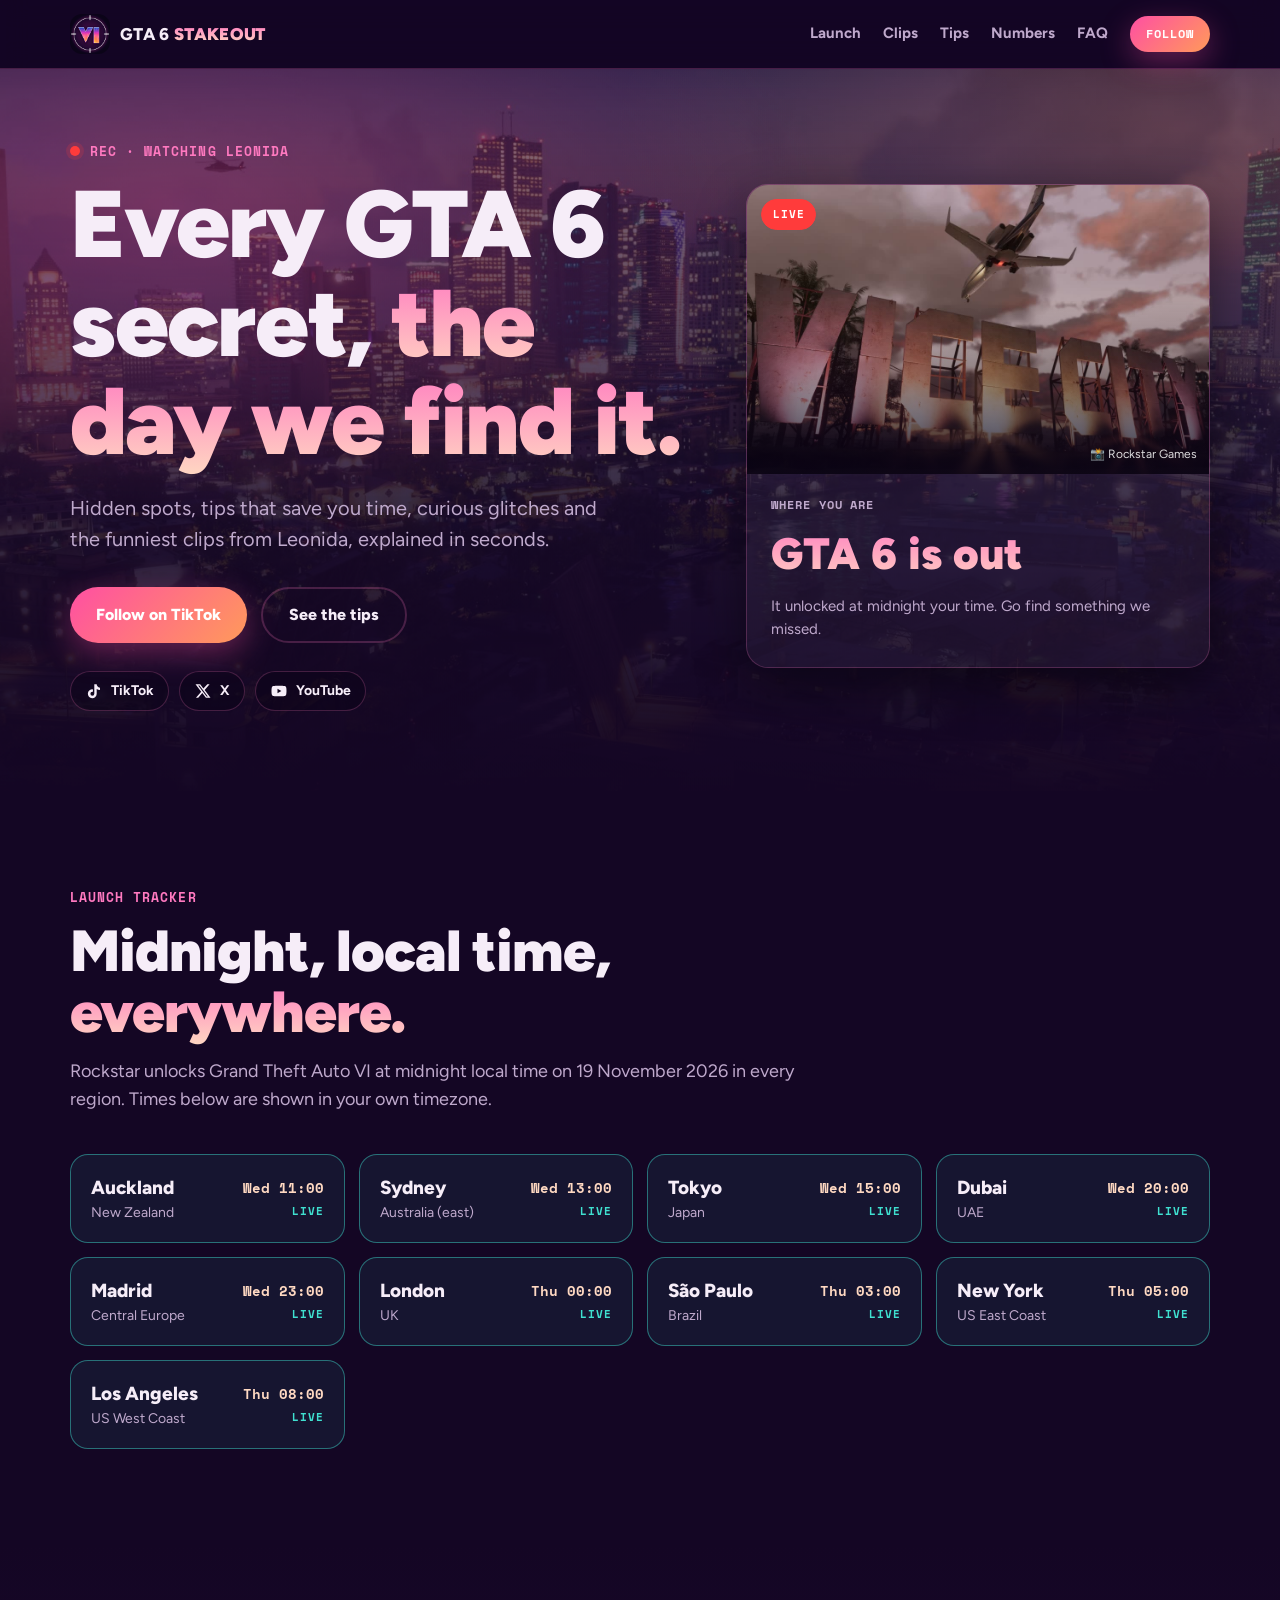
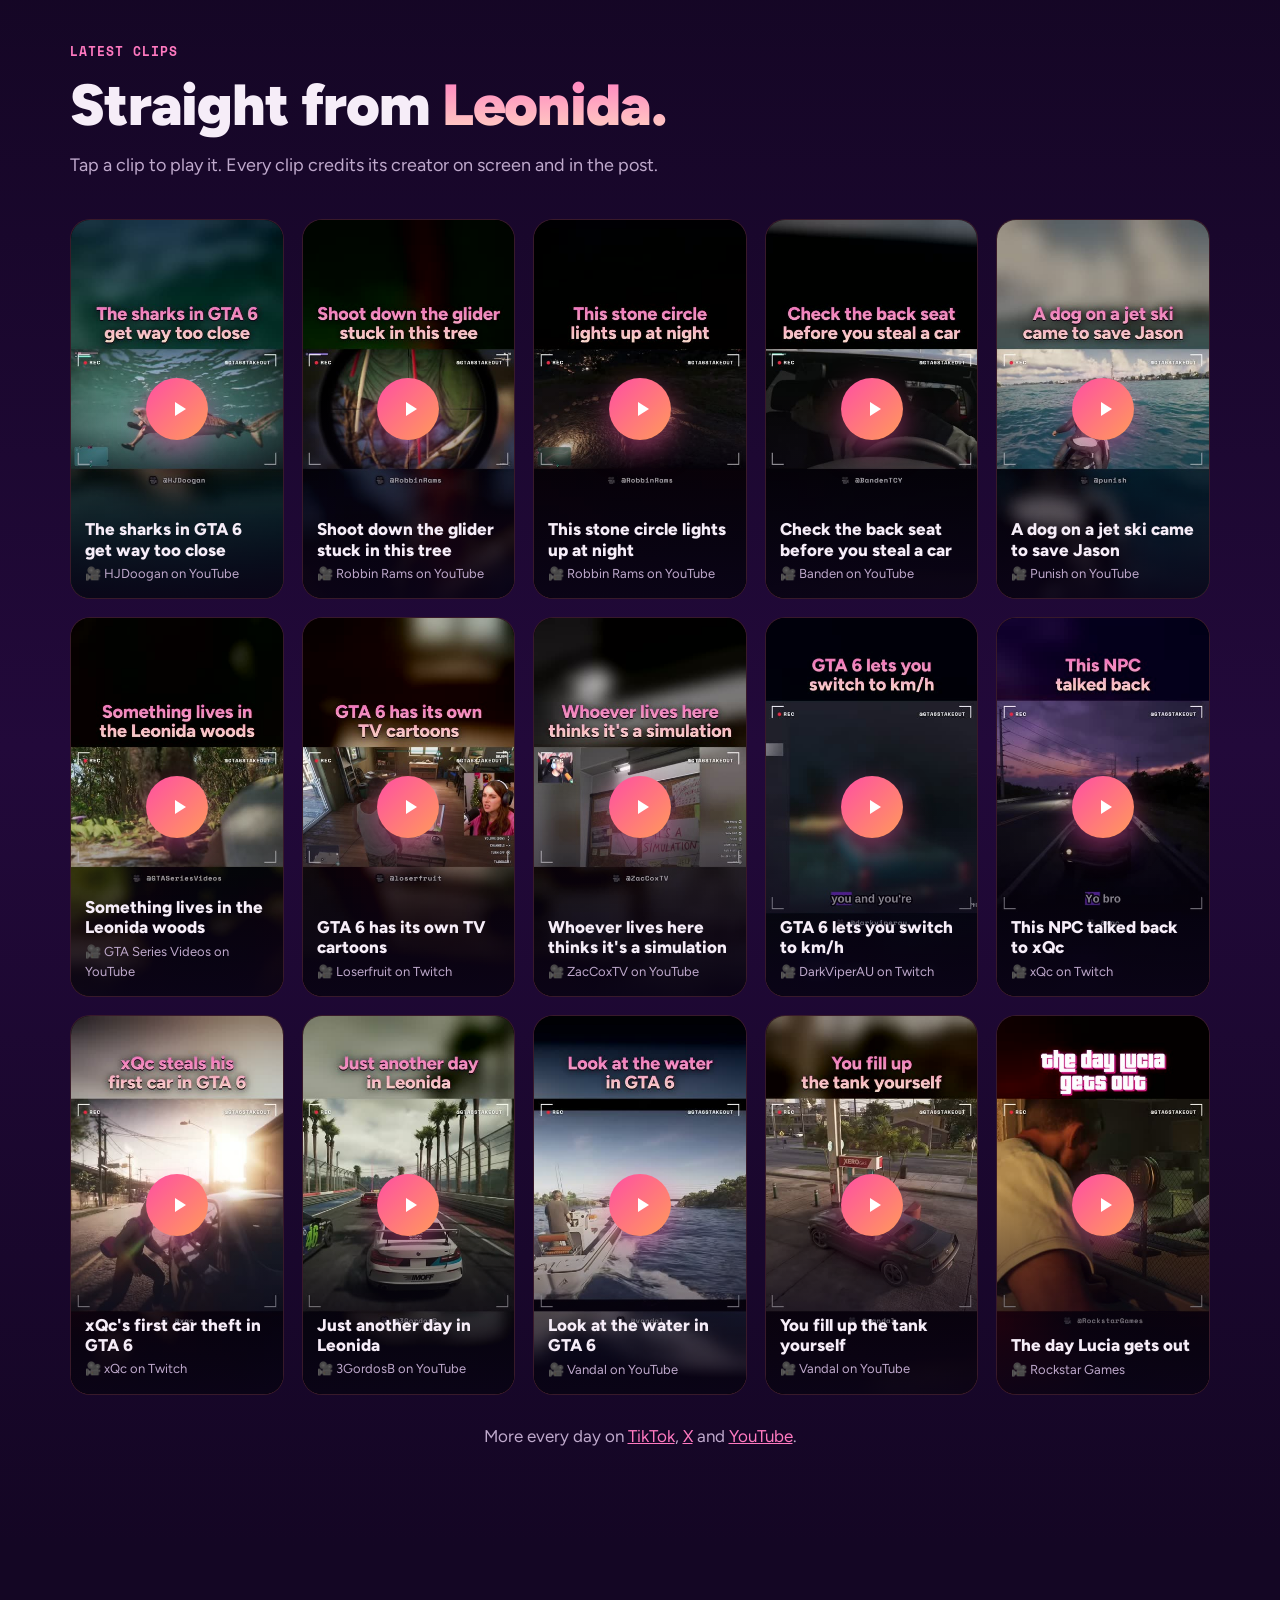
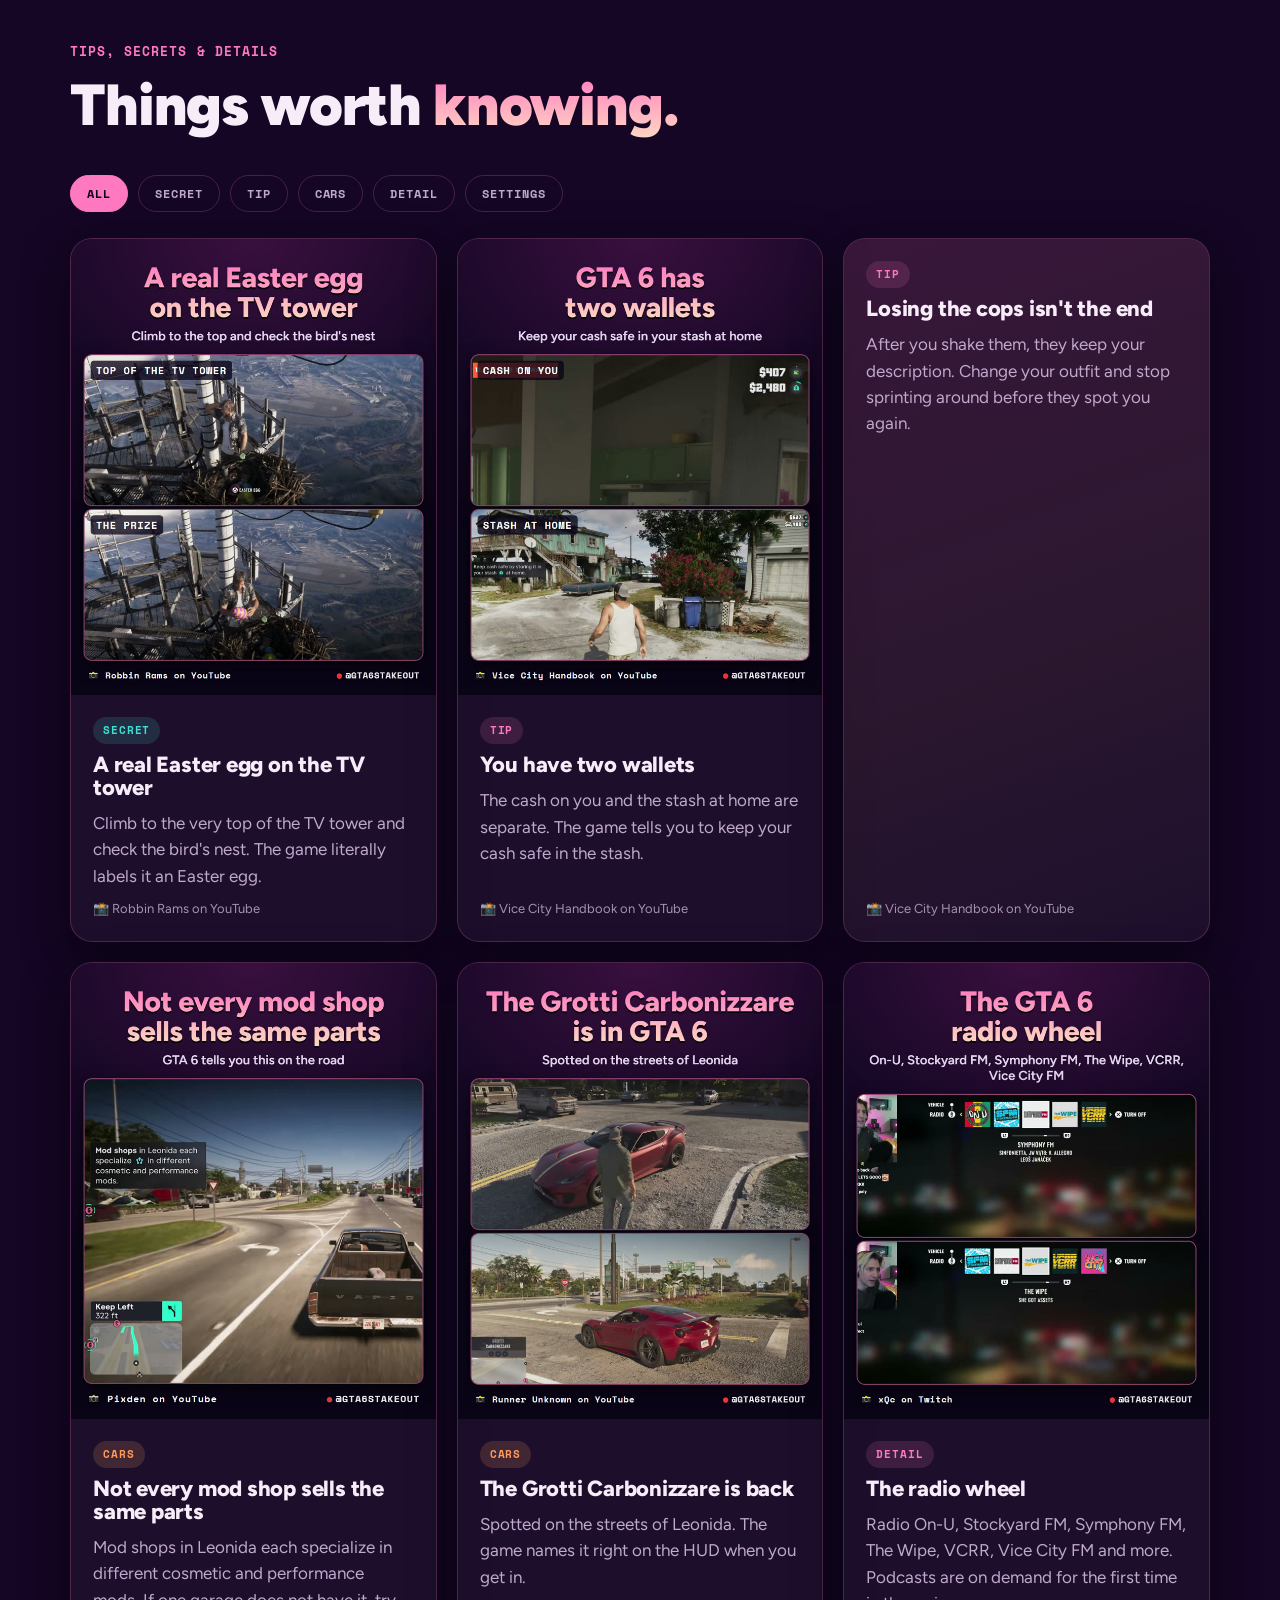
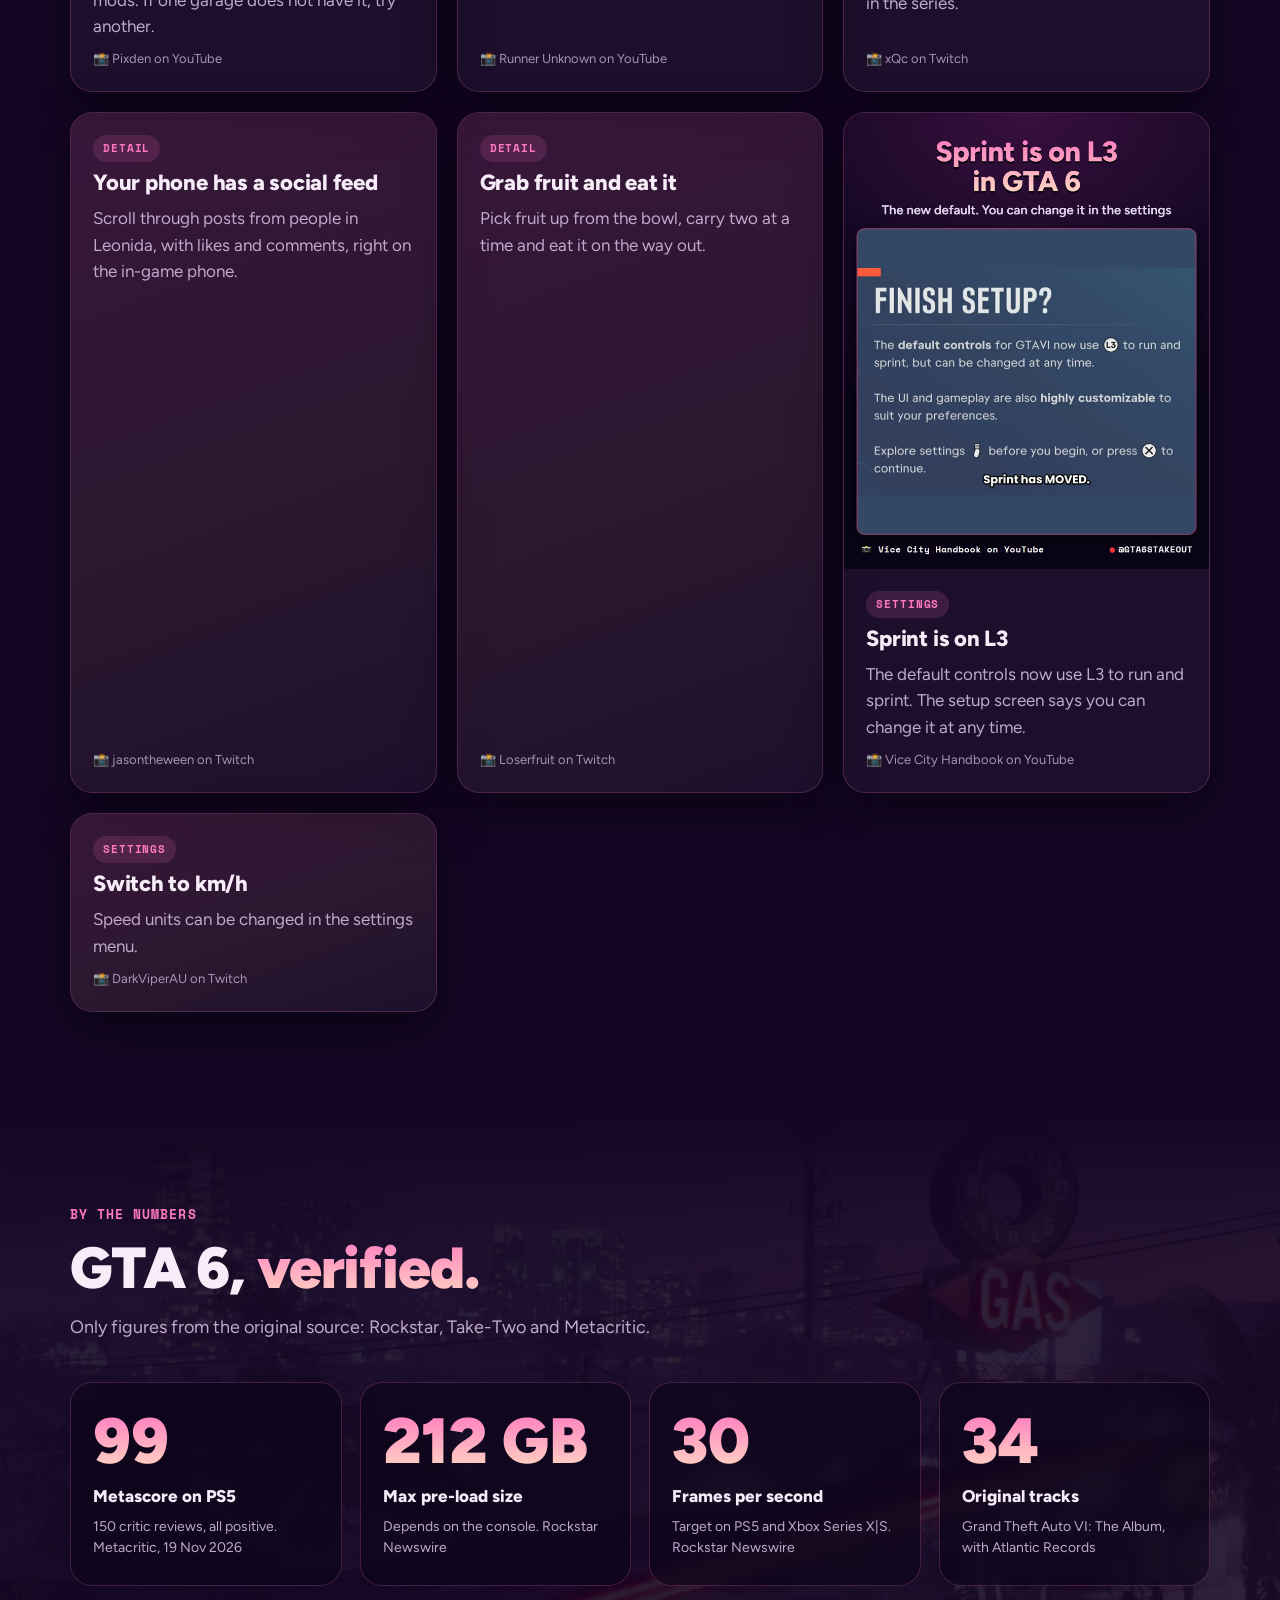
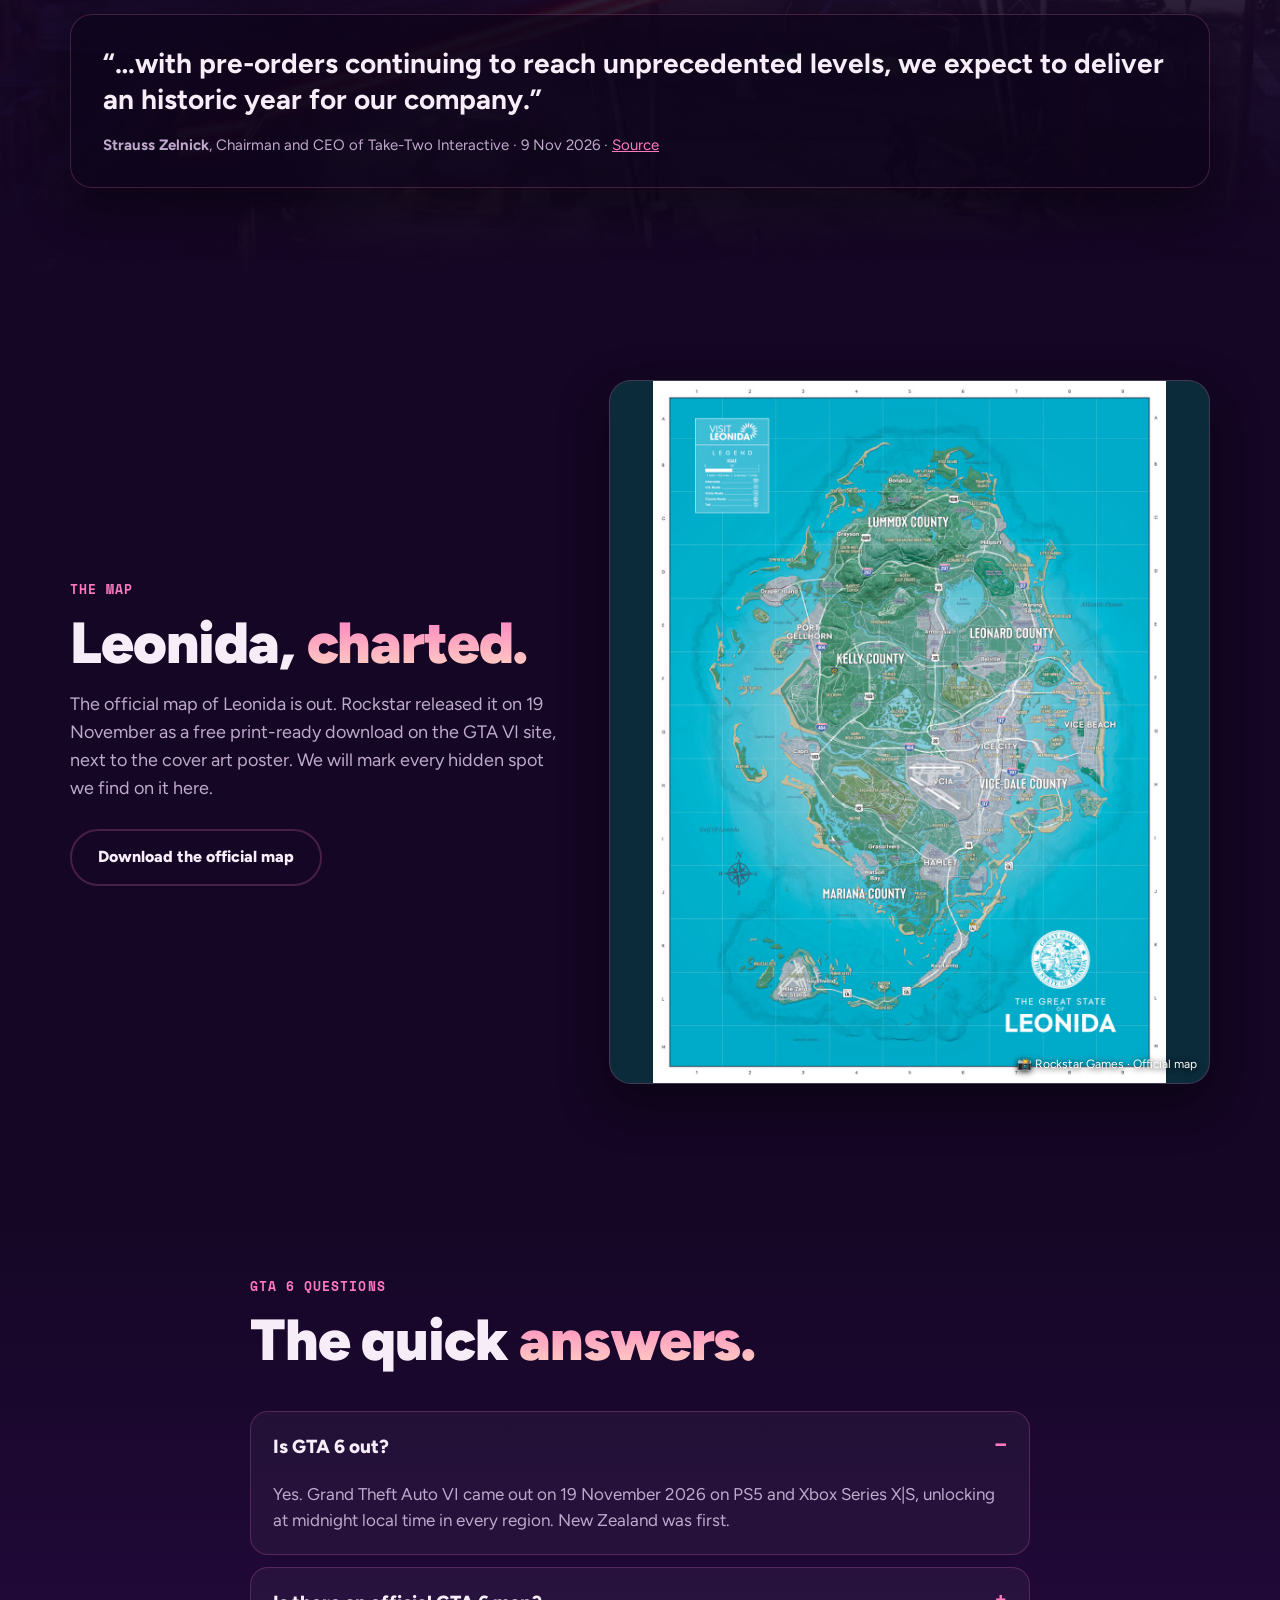
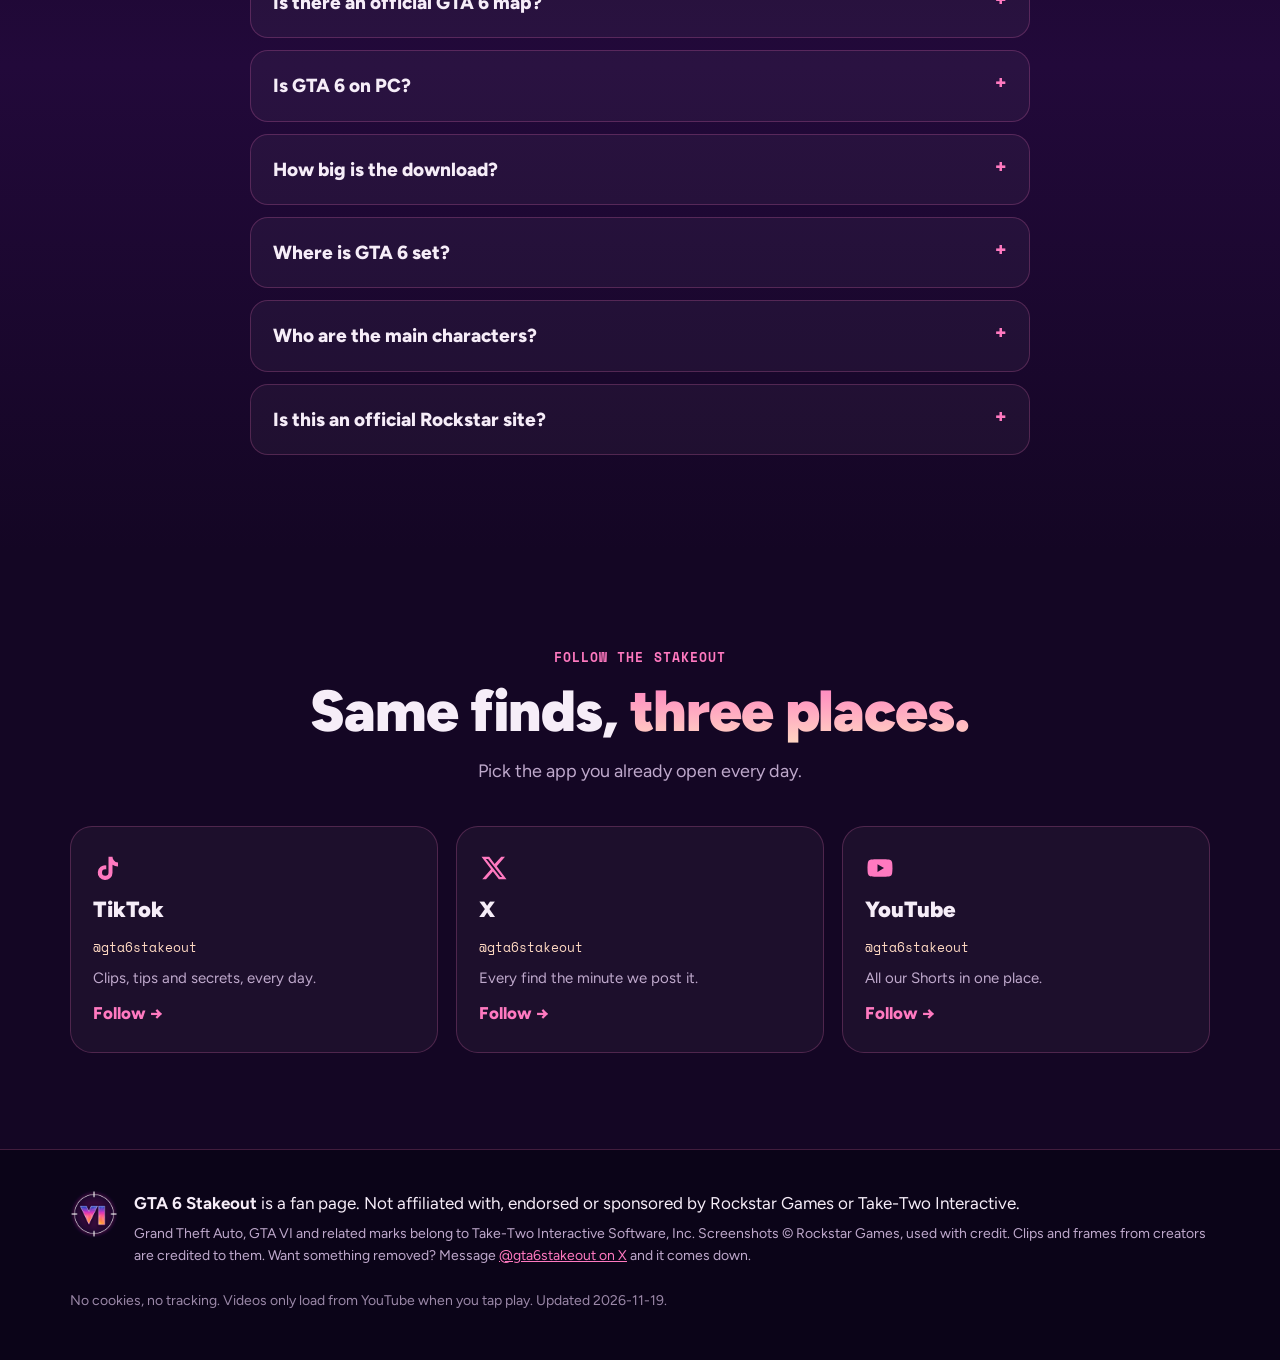
<file: index.html>
<!doctype html>
<html lang="en">
<head>
<meta charset="utf-8">
<meta name="viewport" content="width=device-width, initial-scale=1">
<title>GTA 6 Stakeout – Secrets, Hidden Spots & Tips for GTA 6</title>
<meta name="description" content="GTA 6 secrets, hidden spots, tips and the funniest clips from Leonida. Launch times for every region, verified numbers and answers to the big GTA 6 questions. Fan page, not affiliated with Rockstar Games.">
<meta name="theme-color" content="#140624">
<link rel="icon" type="image/png" href="favicon.png">
<link rel="canonical" href="https://ikeruuu.github.io/gta6stakeout/">
<meta property="og:type" content="website">
<meta property="og:site_name" content="GTA 6 Stakeout">
<meta property="og:title" content="GTA 6 Stakeout – Secrets, Hidden Spots & Tips">
<meta property="og:description" content="Every GTA 6 secret, hidden spot and tip we find, as soon as we find it.">
<meta property="og:image" content="https://ikeruuu.github.io/gta6stakeout/assets/img/og-banner.jpg">
<meta name="twitter:card" content="summary_large_image">
<meta name="twitter:site" content="@gta6stakeout">
<link rel="preconnect" href="https://fonts.googleapis.com">
<link rel="preconnect" href="https://fonts.gstatic.com" crossorigin>
<link href="https://fonts.googleapis.com/css2?family=Figtree:wght@500;600;700;800;900&family=Space+Mono:wght@700&display=swap" rel="stylesheet">
<link rel="stylesheet" href="assets/css/style.css">
</head>
<body>
<a class="skip" href="#main">Skip to content</a>

<header class="nav" id="top">
  <div class="wrap nav__in">
    <a class="brand" href="#top" aria-label="GTA 6 Stakeout home">
      <img src="assets/img/avatar.png" alt="" width="40" height="40">
      <span>GTA 6 <b>STAKEOUT</b></span>
    </a>
    <nav class="nav__links" aria-label="Sections">
      <a href="#launch">Launch</a>
      <a href="#clips">Clips</a>
      <a href="#tips">Tips</a>
      <a href="#numbers">Numbers</a>
      <a href="#faq">FAQ</a>
    </nav>
    <a class="btn btn--small" href="https://www.tiktok.com/@gta6stakeout" target="_blank" rel="noopener">Follow</a>
  </div>
</header>

<main id="main">

  <!-- HERO -->
  <section class="hero">
    <div class="hero__bg" aria-hidden="true"></div>
    <div class="wrap hero__in">
      <div class="hero__text">
        <p class="kicker"><i class="dot"></i> REC · Watching Leonida</p>
        <h1 class="hero__title">Every GTA 6 secret, <span class="grad">the day we find it.</span></h1>
        <p class="hero__lead">Hidden spots, tips that save you time, curious glitches and the funniest clips from Leonida, explained in seconds.</p>
        <div class="hero__cta">
          <a class="btn" href="https://www.tiktok.com/@gta6stakeout" target="_blank" rel="noopener">Follow on TikTok</a>
          <a class="btn btn--ghost" href="#tips">See the tips</a>
        </div>
        <ul class="hero__socials" id="hero-socials" aria-label="Follow GTA 6 Stakeout"></ul>
      </div>
      <aside class="status card" id="status" aria-live="polite">
        <div class="status__media">
          <img src="assets/img/vice-city-sign.jpg" alt="The Vice City sign at sunset in Grand Theft Auto VI" width="1200" height="675" loading="eager">
          <span class="chip chip--live" id="status-chip">LIVE</span>
          <span class="status__credit">📸 Rockstar Games</span>
        </div>
        <div class="status__body">
          <p class="mono" id="status-label">Where you are</p>
          <p class="status__big" id="status-big">–</p>
          <p class="status__small" id="status-small">GTA 6 unlocks at midnight local time on 19 November.</p>
        </div>
      </aside>
    </div>
  </section>

  <!-- LAUNCH TRACKER -->
  <section class="section" id="launch">
    <div class="wrap">
      <header class="section__head">
        <p class="kicker">Launch tracker</p>
        <h2>Midnight, local time, <span class="grad">everywhere.</span></h2>
        <p class="section__lead">Rockstar unlocks Grand Theft Auto VI at midnight local time on 19 November 2026 in every region. Times below are shown in your own timezone.</p>
      </header>
      <ol class="unlocks" id="unlocks"></ol>
    </div>
  </section>

  <!-- CLIPS -->
  <section class="section section--alt" id="clips">
    <div class="wrap">
      <header class="section__head">
        <p class="kicker">Latest clips</p>
        <h2>Straight from <span class="grad">Leonida.</span></h2>
        <p class="section__lead">Tap a clip to play it. Every clip credits its creator on screen and in the post.</p>
      </header>
      <div class="clips" id="clip-grid"></div>
      <p class="more">More every day on <a href="https://www.tiktok.com/@gta6stakeout" target="_blank" rel="noopener">TikTok</a>, <a href="https://x.com/gta6stakeout" target="_blank" rel="noopener">X</a> and <a href="https://www.youtube.com/@gta6stakeout" target="_blank" rel="noopener">YouTube</a>.</p>
    </div>
  </section>

  <!-- TIPS -->
  <section class="section" id="tips">
    <div class="wrap">
      <header class="section__head">
        <p class="kicker">Tips, secrets &amp; details</p>
        <h2>Things worth <span class="grad">knowing.</span></h2>
      </header>
      <div class="filters" id="tip-filters" role="toolbar" aria-label="Filter tips"></div>
      <div class="tips" id="tip-grid"></div>
    </div>
  </section>

  <!-- NUMBERS -->
  <section class="section section--photo" id="numbers">
    <div class="section__photo" aria-hidden="true"></div>
    <div class="wrap">
      <header class="section__head">
        <p class="kicker">By the numbers</p>
        <h2>GTA 6, <span class="grad">verified.</span></h2>
        <p class="section__lead">Only figures from the original source: Rockstar, Take-Two and Metacritic.</p>
      </header>
      <div class="numbers" id="number-grid"></div>
      <blockquote class="quote card">
        <p>“…with pre-orders continuing to reach unprecedented levels, we expect to deliver an historic year for our company.”</p>
        <footer><b>Strauss Zelnick</b>, Chairman and CEO of Take-Two Interactive · 9 Nov 2026 · <a href="https://www.take2games.com/ir/news/take-two-interactive-software-inc-reports-results-fiscal-4" target="_blank" rel="noopener">Source</a></footer>
      </blockquote>
    </div>
  </section>

  <!-- MAP -->
  <section class="section" id="map">
    <div class="wrap map">
      <div class="map__text">
        <p class="kicker">The map</p>
        <h2>Leonida, <span class="grad">charted.</span></h2>
        <p>The official map of Leonida is out. Rockstar released it on 19 November as a free print-ready download on the GTA VI site, next to the cover art poster. We will mark every hidden spot we find on it here.</p>
        <a class="btn btn--ghost" href="https://www.rockstargames.com/VI/media" target="_blank" rel="noopener">Download the official map</a>
      </div>
      <figure class="map__img card">
        <a href="assets/img/leonida-map.jpg" target="_blank" rel="noopener"><img src="assets/img/leonida-map.jpg" alt="The official Grand Theft Auto VI map of the state of Leonida" width="1100" height="1506" loading="lazy"></a>
        <figcaption>📸 Rockstar Games · Official map</figcaption>
      </figure>
    </div>
  </section>

  <!-- FAQ -->
  <section class="section section--alt" id="faq">
    <div class="wrap wrap--narrow">
      <header class="section__head">
        <p class="kicker">GTA 6 questions</p>
        <h2>The quick <span class="grad">answers.</span></h2>
      </header>
      <div class="faq" id="faq-list"></div>
    </div>
  </section>

  <!-- FOLLOW -->
  <section class="section" id="follow">
    <div class="wrap">
      <header class="section__head section__head--center">
        <p class="kicker">Follow the stakeout</p>
        <h2>Same finds, <span class="grad">three places.</span></h2>
        <p class="section__lead">Pick the app you already open every day.</p>
      </header>
      <div class="follow" id="follow-grid"></div>
    </div>
  </section>

</main>

<footer class="foot">
  <div class="wrap foot__in">
    <div class="foot__brand">
      <img src="assets/img/avatar.png" alt="" width="48" height="48" loading="lazy">
      <div>
        <p><b>GTA 6 Stakeout</b> is a fan page. Not affiliated with, endorsed or sponsored by Rockstar Games or Take-Two Interactive.</p>
        <p class="foot__small">Grand Theft Auto, GTA VI and related marks belong to Take-Two Interactive Software, Inc. Screenshots © Rockstar Games, used with credit. Clips and frames from creators are credited to them. Want something removed? Message <a href="https://x.com/gta6stakeout" target="_blank" rel="noopener">@gta6stakeout on X</a> and it comes down.</p>
      </div>
    </div>
    <p class="foot__small foot__meta">No cookies, no tracking. Videos only load from YouTube when you tap play. Updated <span id="updated"></span>.</p>
  </div>
</footer>

<script src="assets/js/data.js"></script>
<script src="assets/js/main.js"></script>
</body>
</html>
</file>
<file: assets/css/style.css>
/* GTA 6 Stakeout – Vice City sunset palette */
:root{
  --ink:#0B0418;
  --night:#140624;
  --dusk:#22093A;
  --plum:#3A0F3F;
  --pink:#FF79C0;
  --hot:#FF4FA3;
  --peach:#FFD9C2;
  --orange:#FF9A5A;
  --teal:#3FE0D0;
  --text:#F6EDF8;
  --muted:#BFA9CC;
  --line:rgba(255,121,192,.22);
  --card:rgba(255,255,255,.04);
  --radius:22px;
  --grad:linear-gradient(180deg,#FF79C0 0%,#FFD9C2 100%);
  --grad-btn:linear-gradient(135deg,#FF4FA3 0%,#FF9A5A 100%);
  --shadow:0 18px 50px rgba(0,0,0,.45);
  --max:1180px;
}
*{box-sizing:border-box}
html{scroll-behavior:smooth;scroll-padding-top:84px}
body{margin:0;background:var(--night);color:var(--text);font-family:Figtree,'Segoe UI',system-ui,sans-serif;font-size:17px;line-height:1.55;-webkit-font-smoothing:antialiased}
img{max-width:100%;height:auto;display:block}
a{color:var(--pink)}
a:hover{color:var(--peach)}
h1,h2,h3{margin:0;line-height:1.04;letter-spacing:-.02em;font-weight:900}
h2{font-size:clamp(34px,5vw,58px)}
h3{font-size:22px;letter-spacing:-.01em;font-weight:800}
p{margin:0}
.wrap{width:100%;max-width:var(--max);margin:0 auto;padding:0 20px}
.wrap--narrow{max-width:820px}
.grad{background:var(--grad);-webkit-background-clip:text;background-clip:text;color:transparent}
.mono,.kicker,.chip,.btn--small{font-family:'Space Mono',Consolas,monospace;font-weight:700;letter-spacing:.08em;text-transform:uppercase}
.kicker{font-size:13px;color:var(--pink);margin-bottom:14px;display:flex;align-items:center;gap:10px}
.dot{display:inline-block;width:10px;height:10px;border-radius:50%;background:#FF3B3B;box-shadow:0 0 0 4px rgba(255,59,59,.18);animation:blink 1.4s infinite}
@keyframes blink{50%{opacity:.25}}
.skip{position:absolute;left:-999px;top:8px;background:var(--pink);color:var(--ink);padding:8px 14px;border-radius:10px;z-index:99}
.skip:focus{left:12px}
.card{background:var(--card);border:1px solid var(--line);border-radius:var(--radius);box-shadow:var(--shadow);overflow:hidden}

/* buttons */
.btn{display:inline-flex;align-items:center;justify-content:center;gap:8px;padding:14px 26px;border-radius:999px;background:var(--grad-btn);color:#fff;font-weight:800;font-size:16px;text-decoration:none;border:0;cursor:pointer;box-shadow:0 10px 30px rgba(255,79,163,.35);transition:transform .15s ease,box-shadow .15s ease}
.btn:hover{color:#fff;transform:translateY(-2px);box-shadow:0 14px 34px rgba(255,79,163,.5)}
.btn--ghost{background:transparent;border:2px solid var(--line);box-shadow:none;color:var(--text)}
.btn--ghost:hover{border-color:var(--pink);box-shadow:none;color:var(--text)}
.btn--small{padding:9px 16px;font-size:12px}
:focus-visible{outline:3px solid var(--teal);outline-offset:3px;border-radius:8px}

/* nav */
.nav{position:sticky;top:0;z-index:50;background:rgba(20,6,36,.78);backdrop-filter:blur(14px);-webkit-backdrop-filter:blur(14px);border-bottom:1px solid var(--line)}
.nav__in{display:flex;align-items:center;gap:22px;height:68px}
.brand{display:flex;align-items:center;gap:10px;color:var(--text);text-decoration:none;font-weight:800;letter-spacing:.02em}
.brand img{border-radius:12px}
.brand b{font-weight:900;background:var(--grad);-webkit-background-clip:text;background-clip:text;color:transparent}
.nav__links{display:flex;gap:22px;margin-left:auto}
.nav__links a{color:var(--muted);text-decoration:none;font-weight:700;font-size:15px}
.nav__links a:hover{color:var(--text)}

/* hero */
.hero{position:relative;overflow:hidden;padding:72px 0 80px}
.hero__bg{position:absolute;inset:0;background:linear-gradient(180deg,rgba(20,6,36,.55) 0%,rgba(20,6,36,.85) 60%,var(--night) 100%),url(../img/hero-vice-city-night.jpg) center/cover no-repeat;transform:scale(1.04)}
.hero__bg::after{content:"";position:absolute;inset:0;background:radial-gradient(70% 60% at 15% 20%,rgba(255,79,163,.28),transparent 70%),radial-gradient(60% 50% at 90% 10%,rgba(255,154,90,.22),transparent 70%)}
.hero__in{position:relative;display:grid;grid-template-columns:1.15fr .85fr;gap:48px;align-items:center}
.hero__title{font-size:clamp(46px,7.4vw,96px);text-transform:none}
.hero__lead{margin-top:22px;font-size:20px;color:var(--muted);max-width:560px}
.hero__cta{display:flex;flex-wrap:wrap;gap:14px;margin-top:32px}
.hero__socials{list-style:none;padding:0;margin:28px 0 0;display:flex;gap:10px;flex-wrap:wrap}
.hero__socials a{display:inline-flex;align-items:center;gap:8px;padding:8px 14px;border-radius:999px;border:1px solid var(--line);color:var(--text);text-decoration:none;font-size:14px;font-weight:700;background:rgba(11,4,24,.45)}
.hero__socials a:hover{border-color:var(--pink)}
.ico{width:18px;height:18px;flex:none;fill:currentColor}

.status__media{position:relative;aspect-ratio:16/10}
.status__media img{width:100%;height:100%;object-fit:cover}
.status__media::after{content:"";position:absolute;inset:0;background:linear-gradient(180deg,transparent 40%,rgba(11,4,24,.85))}
.chip{position:absolute;z-index:2;top:14px;left:14px;font-size:11px;padding:6px 11px;border-radius:999px;background:rgba(11,4,24,.75);color:#fff;border:1px solid var(--line)}
.chip--live{background:#FF3B3B;border-color:#FF3B3B}
.chip--soon{background:var(--orange);border-color:var(--orange);color:var(--ink)}
.status__credit{position:absolute;z-index:2;right:12px;bottom:10px;font-size:12px;color:#fff;opacity:.85}
.status__body{padding:22px 24px 26px}
.status__body .mono{font-size:12px;color:var(--muted)}
.status__big{font-size:clamp(30px,3.6vw,44px);font-weight:900;margin-top:6px;background:var(--grad);-webkit-background-clip:text;background-clip:text;color:transparent;font-variant-numeric:tabular-nums}
.status__small{margin-top:6px;color:var(--muted);font-size:15px}

/* sections */
.section{position:relative;padding:96px 0}
.section--alt{background:linear-gradient(180deg,var(--night),var(--dusk) 50%,var(--night))}
.section__head{margin-bottom:40px;max-width:760px}
.section__head--center{text-align:center;margin-left:auto;margin-right:auto}
.section__head--center .kicker{justify-content:center}
.section__lead{margin-top:16px;color:var(--muted);font-size:18px}
.more{margin-top:28px;color:var(--muted);text-align:center}

/* unlocks */
.unlocks{list-style:none;margin:0;padding:0;display:grid;grid-template-columns:repeat(auto-fill,minmax(250px,1fr));gap:14px}
.unlock{display:flex;justify-content:space-between;align-items:center;gap:12px;padding:18px 20px;border-radius:18px;border:1px solid var(--line);background:var(--card)}
.unlock__city{font-weight:800;font-size:19px}
.unlock__region{color:var(--muted);font-size:14px}
.unlock__time{font-family:'Space Mono',monospace;font-weight:700;font-size:14px;text-align:right;color:var(--peach)}
.unlock__state{display:block;font-size:11px;letter-spacing:.08em;margin-top:4px}
.unlock.is-live{border-color:rgba(63,224,208,.45);background:rgba(63,224,208,.07)}
.unlock.is-live .unlock__state{color:var(--teal)}
.unlock.is-soon .unlock__state{color:var(--orange)}

/* clips */
.clips{display:grid;grid-template-columns:repeat(auto-fill,minmax(200px,1fr));gap:18px}
.clip{position:relative;aspect-ratio:9/16;border-radius:20px;overflow:hidden;border:1px solid var(--line);background:#000;cursor:pointer;padding:0;color:inherit;font:inherit;text-align:left}
.clip img{width:100%;height:100%;object-fit:cover;transition:transform .3s ease}
.clip:hover img{transform:scale(1.04)}
.clip::after{content:"";position:absolute;inset:0;background:linear-gradient(180deg,transparent 45%,rgba(11,4,24,.92))}
.clip__play{position:absolute;z-index:2;top:50%;left:50%;width:62px;height:62px;margin:-31px 0 0 -31px;border-radius:50%;background:var(--grad-btn);display:grid;place-items:center;box-shadow:0 10px 30px rgba(255,79,163,.5)}
.clip__play svg{width:24px;height:24px;fill:#fff;margin-left:4px}
.clip__info{position:absolute;z-index:2;left:14px;right:14px;bottom:14px}
.clip__title{display:block;font-weight:800;font-size:17px;line-height:1.2}
.clip__credit{display:block;font-size:13px;color:var(--muted);margin-top:4px}
.clip iframe{position:absolute;inset:0;width:100%;height:100%;border:0;z-index:3}

/* tips */
.filters{display:flex;flex-wrap:wrap;gap:10px;margin-bottom:26px}
.filter{font-family:'Space Mono',monospace;font-weight:700;font-size:12px;letter-spacing:.08em;text-transform:uppercase;padding:9px 16px;border-radius:999px;border:1px solid var(--line);background:transparent;color:var(--muted);cursor:pointer}
.filter[aria-pressed="true"]{background:var(--pink);border-color:var(--pink);color:var(--ink)}
.tips{display:grid;grid-template-columns:repeat(auto-fill,minmax(300px,1fr));gap:20px}
.tip{display:flex;flex-direction:column}
.tip__img{aspect-ratio:4/5;background:var(--ink)}
.tip__img img{width:100%;height:100%;object-fit:cover}
.tip__body{padding:22px;display:flex;flex-direction:column;gap:10px;flex:1}
.tip__tag{align-self:flex-start;font-family:'Space Mono',monospace;font-weight:700;font-size:11px;letter-spacing:.08em;text-transform:uppercase;padding:5px 10px;border-radius:999px;background:rgba(255,121,192,.14);color:var(--pink)}
.tip__tag[data-tag="Secret"]{background:rgba(63,224,208,.14);color:var(--teal)}
.tip__tag[data-tag="Cars"]{background:rgba(255,154,90,.16);color:var(--orange)}
.tip__text{color:var(--muted)}
.tip__credit{margin-top:auto;font-size:13px;color:var(--muted);opacity:.85}
.tip--noimg .tip__body{background:linear-gradient(160deg,rgba(255,79,163,.12),rgba(255,154,90,.06) 60%,transparent)}

/* numbers */
.section--photo{overflow:hidden}
.section__photo{position:absolute;inset:0;background:linear-gradient(180deg,var(--night) 0%,rgba(20,6,36,.88) 25%,rgba(20,6,36,.88) 75%,var(--night) 100%),url(../img/vice-city-gas.jpg) center/cover no-repeat;opacity:.9}
.section--photo .wrap{position:relative}
.numbers{display:grid;grid-template-columns:repeat(4,1fr);gap:18px}
.number{padding:26px 22px;border-radius:var(--radius);border:1px solid var(--line);background:rgba(11,4,24,.6);backdrop-filter:blur(6px)}
.number__value{font-size:clamp(44px,5vw,64px);font-weight:900;line-height:1;background:var(--grad);-webkit-background-clip:text;background-clip:text;color:transparent}
.number__label{margin-top:10px;font-weight:800}
.number__note{margin-top:6px;font-size:14px;color:var(--muted)}
.quote{margin:28px 0 0;padding:30px 32px;background:rgba(11,4,24,.65)}
.quote p{font-size:clamp(20px,2.4vw,28px);font-weight:700;line-height:1.3}
.quote footer{margin-top:16px;color:var(--muted);font-size:15px}

/* map */
.map{display:grid;grid-template-columns:.9fr 1.1fr;gap:48px;align-items:center}
.map__text p:not(.kicker){margin:18px 0 26px;color:var(--muted);font-size:18px}
.map__img{margin:0;position:relative;text-align:center;background:#0b2a3a}
.map__img a{display:block}
.map__img img{display:block;margin:0 auto;width:auto;max-width:100%;max-height:78vh;height:auto}
.map__img figcaption{position:absolute;right:12px;bottom:10px;font-size:12px;color:#fff;text-shadow:0 1px 6px #000}

/* faq */
.faq{display:flex;flex-direction:column;gap:12px}
.faq details{border:1px solid var(--line);border-radius:18px;background:var(--card);padding:0 22px}
.faq summary{cursor:pointer;list-style:none;padding:20px 0;font-weight:800;font-size:19px;display:flex;justify-content:space-between;gap:16px}
.faq summary::-webkit-details-marker{display:none}
.faq summary::after{content:"+";font-family:'Space Mono',monospace;color:var(--pink);font-size:22px;line-height:1}
.faq details[open] summary::after{content:"–"}
.faq details p{padding:0 0 20px;color:var(--muted)}

/* follow */
.follow{display:grid;grid-template-columns:repeat(3,1fr);gap:18px}
.social{display:flex;flex-direction:column;gap:10px;padding:26px 22px;border-radius:var(--radius);border:1px solid var(--line);background:var(--card);text-decoration:none;color:var(--text);transition:transform .15s ease,border-color .15s ease}
.social:hover{transform:translateY(-3px);border-color:var(--pink);color:var(--text)}
.social .ico{width:30px;height:30px;color:var(--pink)}
.social__name{font-weight:900;font-size:22px}
.social__handle{font-family:'Space Mono',monospace;font-size:13px;color:var(--peach)}
.social__blurb{color:var(--muted);font-size:15px}
.social__cta{margin-top:auto;font-weight:800;color:var(--pink)}

/* footer */
.foot{border-top:1px solid var(--line);padding:40px 0 48px;background:var(--ink)}
.foot__in{display:flex;flex-direction:column;gap:18px}
.foot__brand{display:flex;gap:16px;align-items:flex-start}
.foot__brand img{border-radius:12px;flex:none}
.foot__small{font-size:14px;color:var(--muted);margin-top:6px}
.foot__meta{opacity:.8}

/* responsive */
@media (max-width:980px){
  .hero__in,.map{grid-template-columns:1fr}
  .numbers,.follow{grid-template-columns:repeat(2,1fr)}
  .nav__links{display:none}
  .nav .btn--small{margin-left:auto}
}
@media (max-width:560px){
  body{font-size:16px}
  .section{padding:72px 0}
  .hero{padding:44px 0 56px}
  .hero__lead{font-size:18px}
  .numbers,.follow{grid-template-columns:1fr}
  .clips{grid-template-columns:repeat(2,1fr);gap:12px}
  .clip__title{font-size:14px}
  .clip__credit{font-size:12px}
  .clip__play{width:50px;height:50px;margin:-25px 0 0 -25px}
  .tips{grid-template-columns:1fr}
  .quote{padding:24px}
}
@media (prefers-reduced-motion:reduce){
  *{animation:none!important;transition:none!important;scroll-behavior:auto!important}
}
</file>
